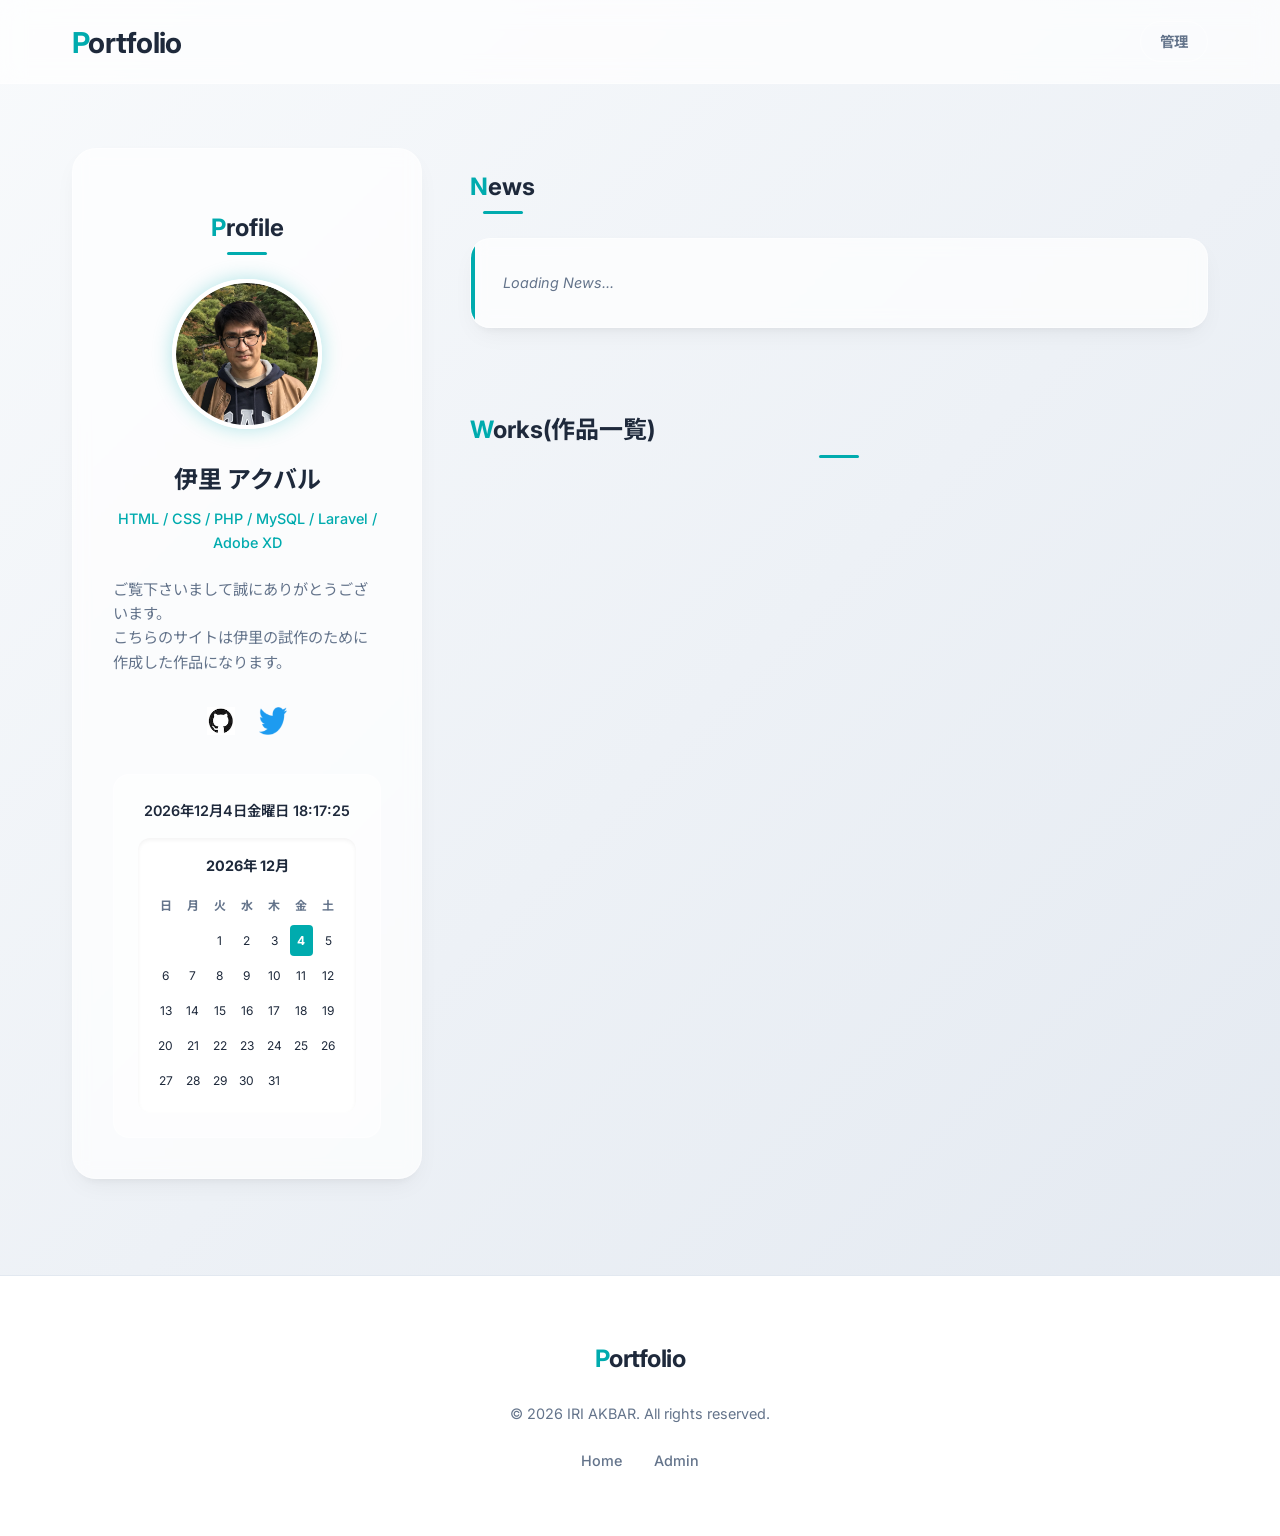
<file: index.html>
<!DOCTYPE html>
<html lang="ja">

<head>
  <meta charset="UTF-8">
  <meta http-equiv="X-UA-Compatible" content="IE=edge">
  <meta name="viewport" content="width=device-width, initial-scale=1.0">
  <meta name="description" content="IRI自己紹介">
  <link rel="stylesheet" href="style.css">
  <title>伊里Portfolio</title>
</head>

<body>
  <header>
    <div class="header-container" style="display: flex; justify-content: space-between; align-items: center; max-width: 1200px; margin: 0 auto; padding: 0 2rem;">
      <h1 class="block-header" style="margin: 0; padding: 0;">
        <a href="index.html">
          <span class="color-green">P</span>ortfolio
        </a>
      </h1>
      <a href="admin.html" class="btn-admin-link" style="text-decoration: none; font-size: 0.9rem; font-weight: 700; color: var(--text-muted); border: 1px solid var(--glass-border); padding: 0.5rem 1.2rem; border-radius: 50px; transition: all 0.3s;">管理</a>
    </div>
  </header>
  <div class="block-main">
    <div class="box-profile">
      <h2 class="sub-title">
        <span class="color-green">P</span>rofile
      </h2>
      <div class="item-list">
        <img src="img/iri.png" alt="プロフィール画像">
        <b>伊里 アクバル</b>
        <span class="color-green">HTML / CSS / PHP / MySQL / Laravel / Adobe XD</span>
        <p id="news-content"> ご覧下さいまして誠にありがとうございます。<br>
        こちらのサイトは伊里の試作のために作成した作品になります。</p>
      </div>
      <ul class="icon-list">
        <li>
          <a href="">
            <img src="img/github.png" alt="Githubのアイコン">
          </a>
        </li>
        <li>
          <a href="">
            <img src="img/twitter.png" alt="twitterのアイコン">
          </a>
        </li>
      </ul>

      <!-- Date & Calendar Widget -->
      <div class="widget-container">
        <span id="current-date-time">日時を読み込み中...</span>
        <div class="calendar-widget">
          <span id="calendar-month-year"></span>
          <div id="calendar-grid" class="calendar-grid"></div>
        </div>
      </div>
    </div>

    <div class="box-main-content">
      <div class="box-news">
        <h2 class="sub-title">
          <span class="color-green">N</span>ews
        </h2>
        <div id="news-board" class="news-board">
          <!-- GASからのお知らせがここに表示されます -->
          <div class="loading-spinner">Loading News...</div>
        </div>
      </div>

      <div class="box-works">
        <h2 class="sub-title">
          <span class="color-green">W</span>orks(作品一覧)
        </h2>
        
        <ul id="works-container" class="works-list">
          <!-- 読み込み時にここに作品が追加されます -->
        </ul>
      </div>
    </div>
  </div>
  
  <footer class="block-footer">
    <div class="footer-content">
      <div class="footer-logo">
        <span class="color-green">P</span>ortfolio
      </div>
      <p>&copy; 2026 IRI AKBAR. All rights reserved.</p>
      <div class="footer-links">
        <a href="index.html">Home</a>
        <a href="admin.html">Admin</a>
      </div>
    </div>
  </footer>

  <script src="script.js"></script>
</body>

</html>
</file>
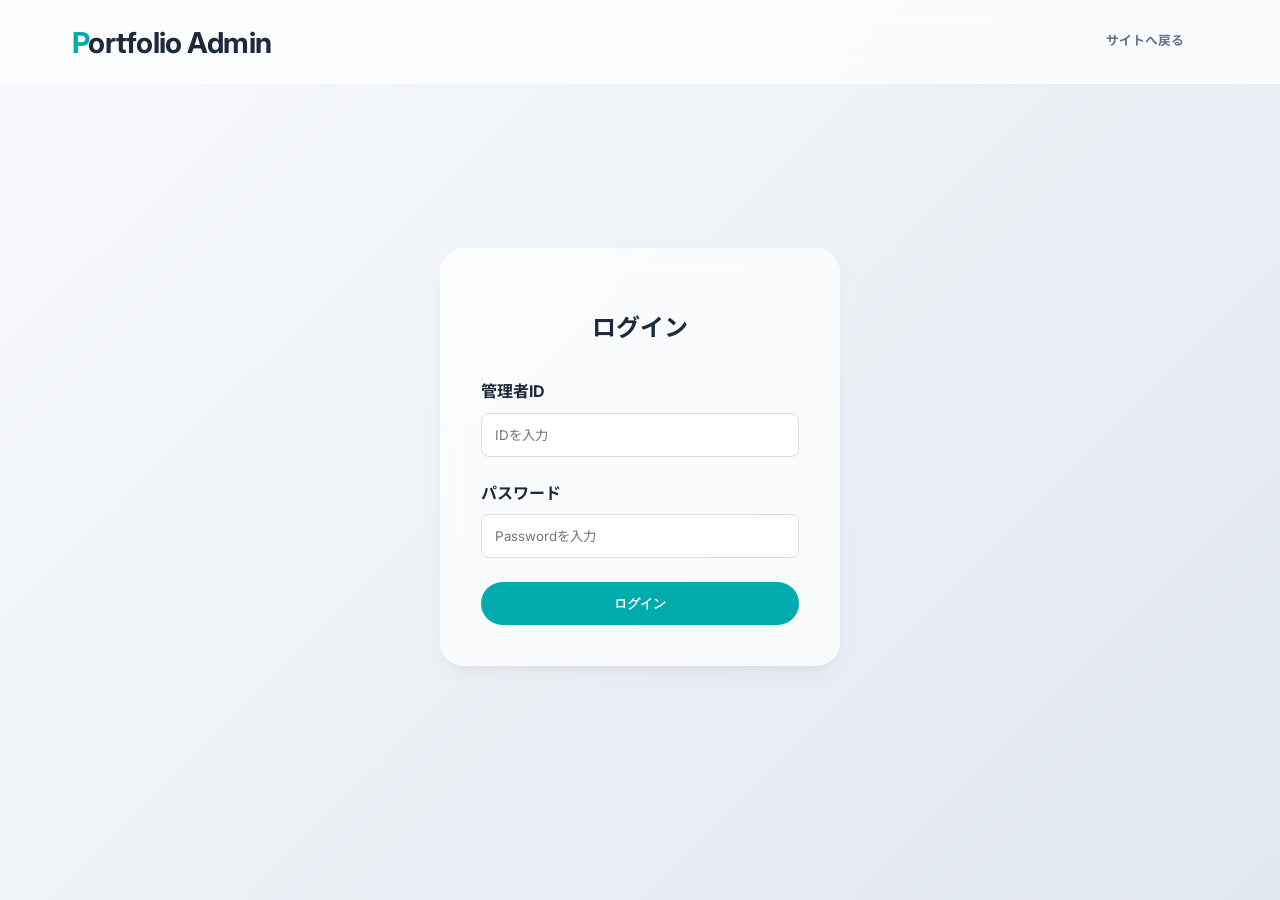
<file: admin.html>
<!DOCTYPE html>
<html lang="ja">

<head>
    <meta charset="UTF-8">
    <meta name="viewport" content="width=device-width, initial-scale=1.0">
    <title>管理画面 - Portfolio</title>
    <link rel="stylesheet" href="style.css">
    <style>
        .admin-wrapper {
            max-width: 1000px;
            margin: 2rem auto;
            padding: 2rem;
        }

        .admin-card {
            background: var(--glass-bg);
            backdrop-filter: blur(12px);
            border-radius: 24px;
            border: 1px solid var(--glass-border);
            box-shadow: var(--card-shadow);
            padding: 2.5rem;
        }

        .login-card {
            max-width: 400px;
            margin: 100px auto;
            text-align: center;
        }

        .form-group {
            margin-bottom: 1.5rem;
            text-align: left;
        }

        .form-group label {
            display: block;
            margin-bottom: 0.5rem;
            font-weight: 700;
        }

        .form-group input,
        .form-group textarea {
            width: 100%;
            padding: 0.8rem;
            border-radius: 8px;
            border: 1px solid #ddd;
            font-family: inherit;
        }

        .btn {
            padding: 0.8rem 1.5rem;
            border-radius: 50px;
            border: none;
            cursor: pointer;
            font-weight: 700;
            transition: all 0.3s;
            display: inline-block;
            text-decoration: none;
        }

        .btn-primary {
            background: var(--primary);
            color: #fff;
        }

        .btn-primary:hover {
            box-shadow: 0 4px 12px var(--primary-glow);
            transform: translateY(-2px);
        }

        .btn-block {
            width: 100%;
        }

        #admin-content {
            display: none;
        }

        .works-table {
            width: 100%;
            border-collapse: collapse;
            margin-top: 2rem;
        }

        .works-table th,
        .works-table td {
            padding: 1rem;
            text-align: left;
            border-bottom: 1px solid #eee;
        }

        .action-btns {
            display: flex;
            gap: 0.5rem;
        }

        .btn-sm {
            padding: 0.4rem 0.8rem;
            font-size: 0.8rem;
        }

        .btn-danger {
            background: #ff4d4d;
            color: #fff;
        }

        .modal {
            display: none;
            position: fixed;
            top: 0;
            left: 0;
            width: 100%;
            height: 100%;
            background: rgba(0, 0, 0, 0.5);
            z-index: 2000;
            align-items: center;
            justify-content: center;
        }

        .modal-content {
            background: #fff;
            padding: 2rem;
            border-radius: 16px;
            width: 90%;
            max-width: 600px;
            max-height: 90vh;
            overflow-y: auto;
        }
    </style>
</head>

<body>
    <header>
        <div class="header-container"
            style="display: flex; justify-content: space-between; align-items: center; max-width: 1200px; margin: 0 auto; padding: 0 2rem;">
            <h1 class="block-header" style="margin: 0; padding: 0;">
                <a href="index.html"><span class="color-green">P</span>ortfolio Admin</a>
            </h1>
            <a href="index.html" class="btn" style="font-size: 0.8rem; color: var(--text-muted);">サイトへ戻る</a>
        </div>
    </header>

    <div class="admin-wrapper">
        <!-- ログイン画面 -->
        <div id="login-section" class="admin-card login-card">
            <h2 style="margin-bottom: 2rem;">ログイン</h2>
            <div class="form-group">
                <label>管理者ID</label>
                <input type="text" id="login-id" placeholder="IDを入力">
            </div>
            <div class="form-group">
                <label>パスワード</label>
                <input type="password" id="login-pass" placeholder="Passwordを入力">
            </div>
            <button class="btn btn-primary btn-block" onclick="handleLogin()">ログイン</button>
            <p id="login-error" style="color: #ff4d4d; font-size: 0.8rem; margin-top: 1rem; display: none;">
                IDまたはパスワードが違います。</p>
        </div>

        <!-- 管理画面コンテンツ -->
        <div id="admin-content">
            <div class="admin-card">
                <div style="display: flex; justify-content: space-between; align-items: center; margin-bottom: 2rem;">
                    <h2 style="margin: 0;">設定管理</h2>
                    <button class="btn" onclick="handleLogout()"
                        style="font-size: 0.8rem; background: #eee;">ログアウト</button>
                </div>

                <h3>News内容の編集</h3>
                <div class="form-group">
                    <textarea id="news-editor" rows="4"></textarea>
                    <p style="font-size: 0.8rem; color: #666;">※HTMLタグが使用できます (&lt;br&gt; など)</p>
                </div>
                <button class="btn btn-primary" onclick="saveNews()">Newsを保存</button>

                <hr style="margin: 2rem 0; border: 0; border-top: 1px solid #eee;">

                <div style="display: flex; justify-content: space-between; align-items: center;">
                    <h3>作品一覧管理</h3>
                    <button class="btn btn-primary" onclick="openModal()">新規作品追加</button>
                </div>

                <table class="works-table">
                    <thead>
                        <tr>
                            <th>順序</th>
                            <th>タイトル</th>
                            <th>技術</th>
                            <th>操作</th>
                        </tr>
                    </thead>
                    <tbody id="works-list-admin"></tbody>
                </table>
            </div>
        </div>
    </div>

    <!-- 作品編集モーダル -->
    <div id="work-modal" class="modal">
        <div class="modal-content">
            <h3 id="modal-title">作品の追加/編集</h3>
            <input type="hidden" id="edit-id">
            <div class="form-group">
                <label>表示順 (数字が小さい順に表示)</label>
                <input type="number" id="work-order" value="0">
            </div>
            <div class="form-group">
                <label>タイトル</label>
                <input type="text" id="work-title">
            </div>
            <div class="form-group">
                <label>使用技術</label>
                <input type="text" id="work-tech" placeholder="HTML / CSS / ...">
            </div>
            <div class="form-group">
                <label>画像URL (img/xxx.png など)</label>
                <input type="text" id="work-image">
            </div>
            <div class="form-group">
                <label>WebサイトURL</label>
                <input type="text" id="work-web">
            </div>
            <div class="form-group">
                <label>Github URL</label>
                <input type="text" id="work-github">
            </div>
            <div class="form-group">
                <label>補足情報 (テストID等)</label>
                <textarea id="work-info" rows="2"></textarea>
            </div>
            <div class="action-btns">
                <button class="btn btn-primary" onclick="saveWork()">保存</button>
                <button class="btn" onclick="closeModal()">キャンセル</button>
            </div>
        </div>
    </div>

    <script>
        const GAS_API_URL = 'https://script.google.com/macros/s/AKfycbxabvg7sLHtw1lxhbUs3021C945dyOBIpYXeDh6ozV9zdBArHxUoyyW8m8B2nsCX1wIPw/exec';

        let allData = { settings: {}, works: [] };
        let auth = { id: '', pass: '' };

        async function handleLogin() {
            const id = document.getElementById('login-id').value;
            const pass = document.getElementById('login-pass').value;
            const errorEl = document.getElementById('login-error');

            // 認証チェックを兼ねてデータ取得を試みる
            // GAS側で認証に失敗するとエラーが返るようにしている
            try {
                // 実際にはPOSTで認証チェック専用の命令を送るのが理想だが、
                // 今回は簡易的に一度Settingsの更新（空打ち）などでチェックするか、
                // もしくはそのままデータ取得後に表示を切り替える
                const success = await loadData(id, pass);
                if (success) {
                    auth.id = id;
                    auth.pass = pass;
                    document.getElementById('login-section').style.display = 'none';
                    document.getElementById('admin-content').style.display = 'block';
                    errorEl.style.display = 'none';
                } else {
                    errorEl.style.display = 'block';
                }
            } catch (err) {
                console.error(err);
                errorEl.textContent = '通信エラーが発生しました。URLや接続を確認してください。';
                errorEl.style.display = 'block';
            }
        }

        function handleLogout() {
            auth = { id: '', pass: '' };
            document.getElementById('login-section').style.display = 'block';
            document.getElementById('admin-content').style.display = 'none';
            document.getElementById('login-id').value = '';
            document.getElementById('login-pass').value = '';
        }

        async function loadData(id, pass) {
            try {
                const response = await fetch(GAS_API_URL);
                allData = await response.json();

                // 初回ログイン時は、認証が正しいか確認するためにダミーのPOSTを送って確認することも可能ですが、
                // ここではデータが取得できればOKとします（POST時に再度認証されます）

                document.getElementById('news-editor').value = allData.settings.NewsContent || '';
                renderAdminWorks();
                return true;
            } catch (err) {
                console.error(err);
                return false;
            }
        }

        function renderAdminWorks() {
            const tbody = document.getElementById('works-list-admin');
            tbody.innerHTML = '';
            allData.works.sort((a, b) => a.order - b.order).forEach((work) => {
                const tr = document.createElement('tr');
                tr.innerHTML = `
                    <td>${work.order}</td>
                    <td>${work.title}</td>
                    <td>${work.tech}</td>
                    <td class="action-btns">
                        <button class="btn btn-sm btn-primary" onclick="editWork('${work.id}')">編集</button>
                        <button class="btn btn-sm btn-danger" onclick="deleteWork('${work.id}')">削除</button>
                    </td>
                `;
                tbody.appendChild(tr);
            });
        }

        async function saveNews() {
            const news = document.getElementById('news-editor').value;
            await postToGAS({
                type: 'updateSettings',
                key: 'NewsContent',
                value: news
            });
        }

        async function saveWork() {
            const id = document.getElementById('edit-id').value || 'work_' + Date.now();
            const newWork = {
                id: id,
                order: parseInt(document.getElementById('work-order').value),
                title: document.getElementById('work-title').value,
                tech: document.getElementById('work-tech').value,
                imageUrl: document.getElementById('work-image').value,
                webUrl: document.getElementById('work-web').value,
                githubUrl: document.getElementById('work-github').value,
                info: document.getElementById('work-info').value
            };

            const works = [...allData.works];
            const existingIndex = works.findIndex(w => w.id === id);
            if (existingIndex > -1) works[existingIndex] = newWork;
            else works.push(newWork);

            await postToGAS({ type: 'updateWorks', works: works });
            closeModal();
        }

        async function deleteWork(id) {
            if (!confirm('本当に削除しますか？')) return;
            const works = allData.works.filter(w => w.id !== id);
            await postToGAS({ type: 'updateWorks', works: works });
        }

        function editWork(id) {
            const work = allData.works.find(w => w.id === id);
            document.getElementById('edit-id').value = work.id;
            document.getElementById('work-order').value = work.order;
            document.getElementById('work-title').value = work.title;
            document.getElementById('work-tech').value = work.tech;
            document.getElementById('work-image').value = work.imageUrl;
            document.getElementById('work-web').value = work.webUrl;
            document.getElementById('work-github').value = work.githubUrl;
            document.getElementById('work-info').value = work.info;
            openModal('作品の編集');
        }

        async function postToGAS(payload) {
            // 認証情報を追加
            payload.adminId = auth.id;
            payload.password = auth.pass;

            try {
                // GASはリダイレクトを伴うため、mode: 'cors' でフェッチします
                const response = await fetch(GAS_API_URL, {
                    method: 'POST',
                    body: JSON.stringify(payload)
                });
                const result = await response.json();
                if (result.status === 'success') {
                    alert('保存しました。');
                    loadData();
                } else {
                    alert('エラー: ' + result.message);
                }
            } catch (err) {
                console.error(err);
                alert('送信に失敗しました。接続設定を確認してください。');
            }
        }

        function openModal(title = '新規作品追加') {
            if (title === '新規作品追加') {
                document.getElementById('edit-id').value = '';
                document.getElementById('work-order').value = allData.works.length;
                document.getElementById('work-title').value = '';
                document.getElementById('work-tech').value = '';
                document.getElementById('work-image').value = 'img/';
                document.getElementById('work-web').value = '';
                document.getElementById('work-github').value = '';
                document.getElementById('work-info').value = '';
            }
            document.getElementById('modal-title').textContent = title;
            document.getElementById('work-modal').style.display = 'flex';
        }

        function closeModal() {
            document.getElementById('work-modal').style.display = 'none';
        }
    </script>
</body>

</html>
</file>
<file: style.css>
@import url('https://fonts.googleapis.com/css2?family=Inter:wght@400;500;700&family=Noto+Sans+JP:wght@400;500;700&display=swap');

:root {
  --primary: #00abae;
  --primary-glow: rgba(0, 171, 174, 0.3);
  --bg-gradient: linear-gradient(135deg, #f8fafc 0%, #e2e8f0 100%);
  --glass-bg: rgba(255, 255, 255, 0.7);
  --glass-border: rgba(255, 255, 255, 0.4);
  --text-dark: #1e293b;
  --text-muted: #64748b;
  --card-shadow: 0 10px 25px -5px rgba(0, 0, 0, 0.05), 0 8px 10px -6px rgba(0, 0, 0, 0.05);
  --card-hover-shadow: 0 20px 25px -5px rgba(0, 0, 0, 0.1), 0 10px 10px -6px rgba(0, 0, 0, 0.1);
}

* {
  box-sizing: border-box;
}

body {
  font-family: 'Inter', 'Noto Sans JP', sans-serif;
  margin: 0;
  background: var(--bg-gradient);
  color: var(--text-dark);
  line-height: 1.6;
  min-height: 100vh;
}

.color-green {
  color: var(--primary);
  font-weight: 700;
}

/* Header */
header {
  position: sticky;
  top: 0;
  z-index: 1000;
  background: var(--glass-bg);
  backdrop-filter: blur(12px);
  -webkit-backdrop-filter: blur(12px);
  border-bottom: 1px solid var(--glass-border);
  padding: 1rem 0;
}

.block-header {
  max-width: 1200px;
  margin: 0 auto;
  padding: 0 2rem;
  text-align: left;
}

.block-header a {
  font-size: 1.8rem;
  color: var(--text-dark);
  text-decoration: none;
  font-weight: 700;
  letter-spacing: -0.02em;
}

/* Main Layout */
.block-main {
  max-width: 1200px;
  margin: 4rem auto;
  padding: 0 2rem;
  display: grid;
  grid-template-columns: 350px 1fr;
  gap: 3rem;
  align-items: start;
}

/* Sidebar / Profile */
.box-profile {
  background: var(--glass-bg);
  backdrop-filter: blur(8px);
  -webkit-backdrop-filter: blur(8px);
  border: 1px solid var(--glass-border);
  border-radius: 24px;
  padding: 2.5rem;
  box-shadow: var(--card-shadow);
  text-align: center;
  position: sticky;
  top: 100px;
}

.sub-title {
  font-size: 1.5rem;
  margin-bottom: 2rem;
  position: relative;
  display: inline-block;
}

.sub-title::after {
  content: '';
  position: absolute;
  bottom: -8px;
  left: 50%;
  transform: translateX(-50%);
  width: 40px;
  height: 3px;
  background: var(--primary);
  border-radius: 2px;
}

.item-list img {
  width: 150px;
  height: 150px;
  object-fit: cover;
  border-radius: 50%;
  border: 4px solid #fff;
  box-shadow: 0 0 20px var(--primary-glow);
  margin-bottom: 1.5rem;
}

.item-list b {
  display: block;
  font-size: 1.5rem;
  margin-bottom: 0.5rem;
}

.item-list .color-green {
  font-size: 0.9rem;
  margin-bottom: 1.5rem;
  display: block;
  font-weight: 500;
}

.item-list p {
  font-size: 0.95rem;
  color: var(--text-muted);
  text-align: left;
}

.icon-list {
  list-style: none;
  padding: 0;
  display: flex;
  justify-content: center;
  gap: 1.5rem;
  margin-top: 2rem;
}

.icon-list img {
  width: 28px;
  height: 28px;
  transition: transform 0.3s ease;
}

.icon-list a:hover img {
  transform: translateY(-5px) scale(1.1);
}

/* Works Section */
.box-works {
  display: flex;
  flex-direction: column;
  gap: 2.5rem;
}

.works-list {
  list-style: none;
  padding: 0;
  display: grid;
  grid-template-columns: repeat(auto-fill, minmax(300px, 1fr));
  gap: 2rem;
  margin: 0;
}

.works-list li {
  background: #fff;
  border-radius: 20px;
  overflow: hidden;
  box-shadow: var(--card-shadow);
  transition: all 0.4s cubic-bezier(0.175, 0.885, 0.32, 1.275);
  border: 1px solid #f1f5f9;
  display: flex;
  flex-direction: column;
}

.works-list li:hover {
  transform: translateY(-10px);
  box-shadow: var(--card-hover-shadow);
}

.works-list li img {
  width: 100%;
  height: 200px;
  object-fit: cover;
  border-bottom: 1px solid #f1f5f9;
}

.works-list li h3 {
  padding: 1.5rem 1.5rem 0.5rem;
  margin: 0;
  font-size: 1.25rem;
}

.works-list li span {
  padding: 0 1.5rem;
  font-size: 0.85rem;
  color: var(--primary);
  font-weight: 500;
}

.works-list .link {
  padding: 1.5rem;
  margin-top: auto;
  display: flex;
  gap: 0.75rem;
}

.works-list .link a {
  text-decoration: none;
  font-size: 0.85rem;
  padding: 0.6rem 1.2rem;
  border-radius: 50px;
  background: #f1f5f9;
  color: var(--text-dark);
  font-weight: 500;
  transition: all 0.3s ease;
  border: 1px solid transparent;
}

.works-list .link a:hover {
  background: var(--primary);
  color: #fff;
  box-shadow: 0 4px 12px var(--primary-glow);
}

/* Calendar & Time Widget */
.widget-container {
  margin-top: 2rem;
  background: rgba(255, 255, 255, 0.5);
  border-radius: 16px;
  padding: 1.5rem;
  border: 1px solid var(--glass-border);
}

#current-date-time {
  font-size: 0.9rem;
  font-weight: 600;
  color: var(--text-dark);
  margin-bottom: 1rem;
  display: block;
  text-align: center;
}

.calendar-widget {
  background: #fff;
  border-radius: 12px;
  padding: 1rem;
  box-shadow: inset 0 2px 4px rgba(0,0,0,0.05);
}

#calendar-month-year {
  font-size: 0.9rem;
  font-weight: 700;
  margin-bottom: 0.75rem;
  display: block;
  text-align: center;
}

.calendar-grid {
  display: grid;
  grid-template-columns: repeat(7, 1fr);
  gap: 4px;
  font-size: 0.75rem;
}

.calendar-day {
  text-align: center;
  padding: 6px 0;
  border-radius: 4px;
}

.calendar-day.header {
  font-weight: 700;
  color: var(--text-muted);
}

.calendar-day.today {
  background: var(--primary);
  color: #fff;
  font-weight: 700;
}

.calendar-day.empty {
  visibility: hidden;
}

/* News Section */
.box-main-content {
  display: flex;
  flex-direction: column;
  gap: 4rem;
}

.box-news {
  width: 100%;
}

.news-board {
  background: var(--glass-bg);
  backdrop-filter: blur(8px);
  border: 1px solid var(--glass-border);
  border-radius: 20px;
  padding: 2rem;
  box-shadow: var(--card-shadow);
  position: relative;
  overflow: hidden;
}

.news-board::before {
  content: '';
  position: absolute;
  top: 0;
  left: 0;
  width: 4px;
  height: 100%;
  background: var(--primary);
}

.news-board p {
  margin: 0;
  font-size: 1.05rem;
  color: var(--text-dark);
}

.loading-spinner {
  color: var(--text-muted);
  font-size: 0.9rem;
  font-style: italic;
}

/* Footer */
.block-footer {
  margin-top: 6rem;
  padding: 4rem 0;
  background: #fff;
  border-top: 1px solid #e2e8f0;
}

.footer-content {
  max-width: 1200px;
  margin: 0 auto;
  padding: 0 2rem;
  display: flex;
  flex-direction: column;
  align-items: center;
  gap: 1.5rem;
}

.footer-logo {
  font-size: 1.5rem;
  font-weight: 700;
  letter-spacing: -0.02em;
}

.block-footer p {
  font-size: 0.9rem;
  color: var(--text-muted);
  margin: 0;
}

.footer-links {
  display: flex;
  gap: 2rem;
}

.footer-links a {
  text-decoration: none;
  color: var(--text-muted);
  font-size: 0.9rem;
  font-weight: 500;
  transition: color 0.3s;
}

.footer-links a:hover {
  color: var(--primary);
}

/* Responsive */
@media (max-width: 1024px) {
  .block-main {
    grid-template-columns: 1fr;
  }
  .box-profile {
    position: static;
    max-width: 500px;
    margin: 0 auto;
  }
}

@media (max-width: 640px) {
  .block-main {
    margin: 2rem auto;
    padding: 0 1rem;
  }
  .box-profile {
    padding: 1.5rem;
  }
  .works-list {
    grid-template-columns: 1fr;
  }
}
</file>
